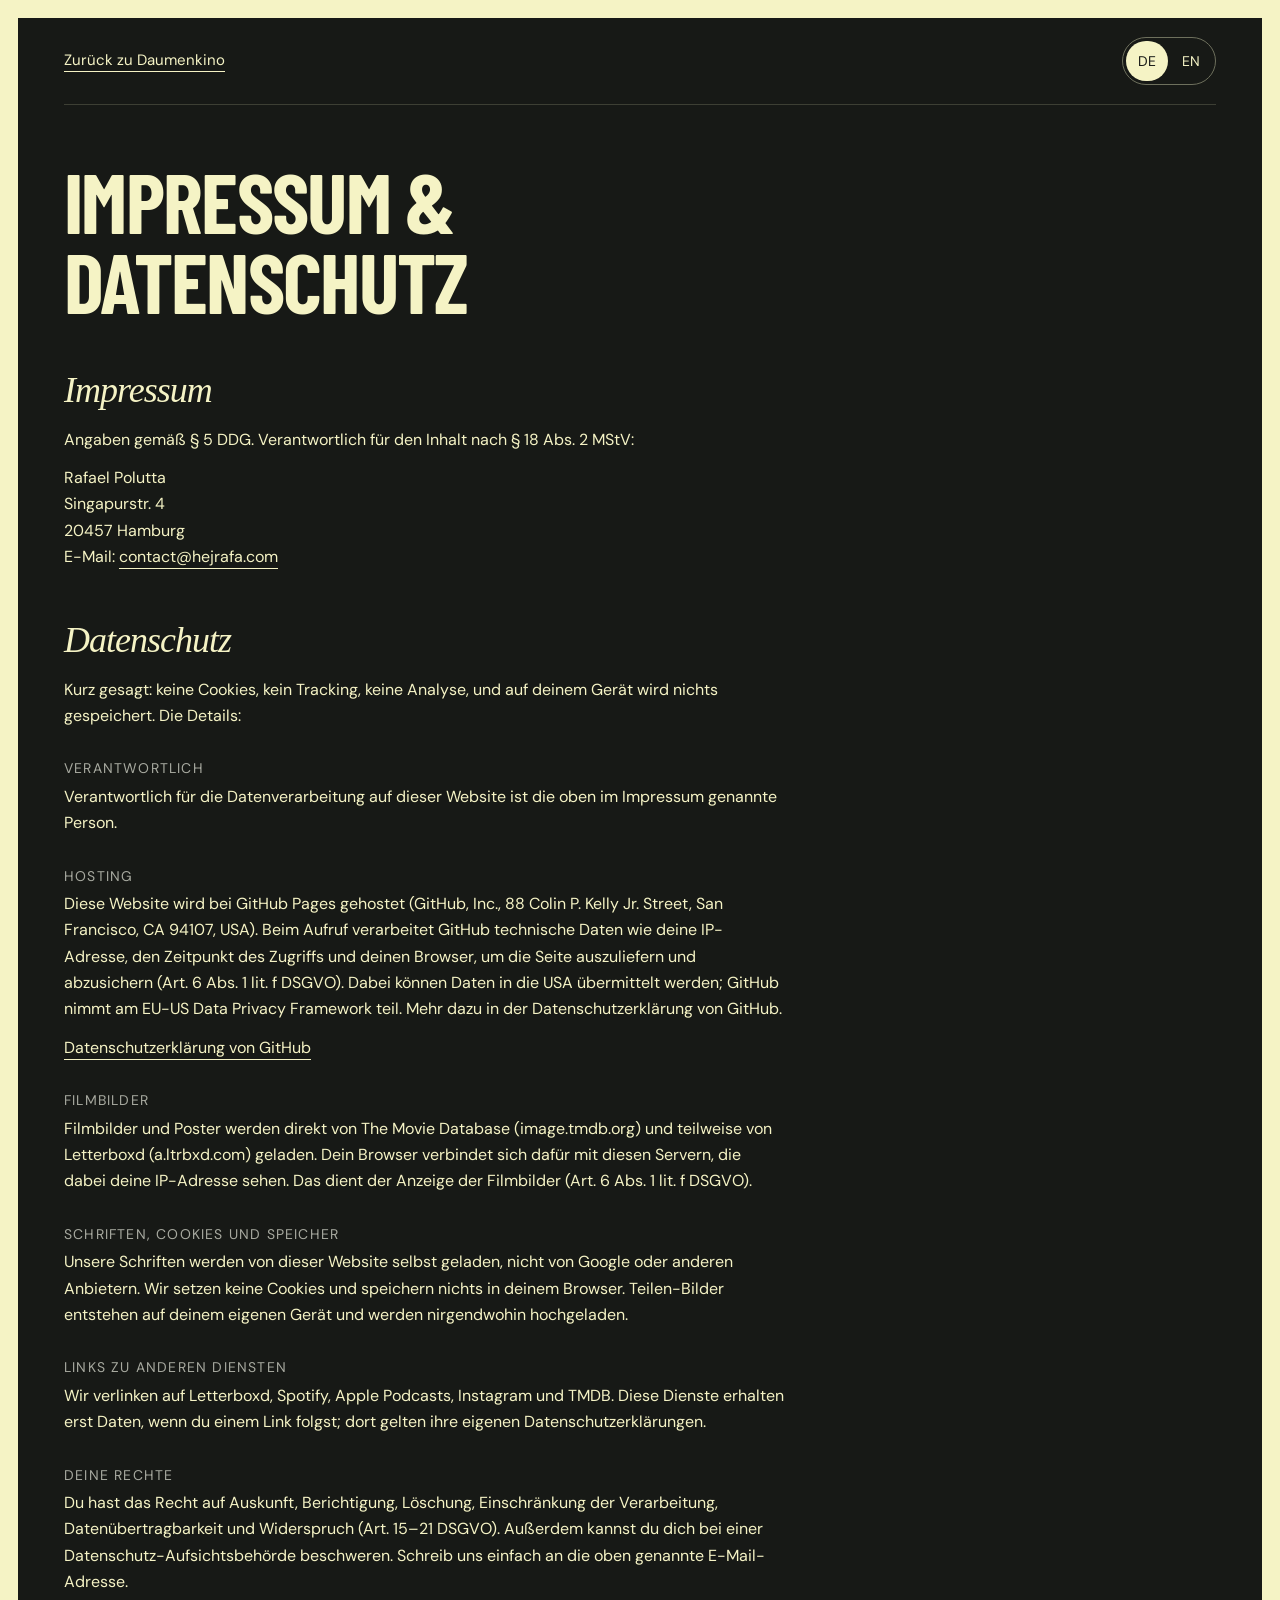
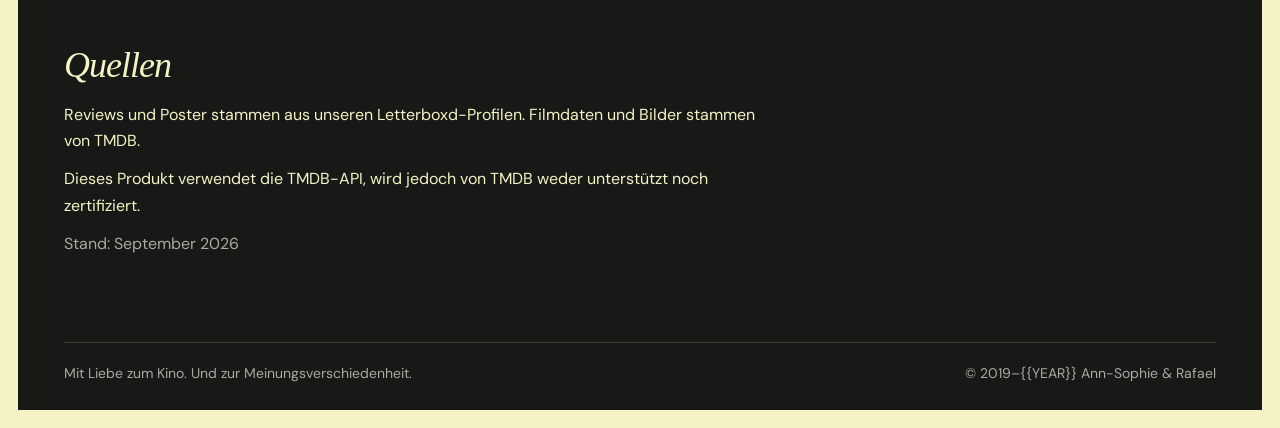
<file: legal.html>
<!doctype html>
<html lang="de">
<head>
  <meta charset="UTF-8"><meta name="viewport" content="width=device-width, initial-scale=1">
  <meta name="theme-color" content="#171916">
  <meta name="robots" content="noindex,follow">
  <title data-en="Legal notice &amp; privacy — Daumenkino">Impressum &amp; Datenschutz — Daumenkino</title>
  <link rel="icon" href="./assets/favicon.svg" type="image/svg+xml"><link rel="apple-touch-icon" href="./assets/apple-touch-icon.png">
  <link rel="stylesheet" href="./styles.css">
</head>
<body>
<div class="site-shell legal-page">
  <header class="topbar"><nav aria-label="Hauptnavigation" data-en-aria-label="Main navigation"><a class="text-link" href="./" data-en="Back to Daumenkino">Zurück zu Daumenkino</a></nav><div class="header-actions"><div class="language-toggle" role="group" aria-label="Sprache wählen" data-en-aria-label="Choose language"><a href="./impressum.html" data-language="de" data-page="impressum.html" lang="de" hreflang="de" aria-label="Deutsch" aria-current="page">DE</a><a href="./en/impressum.html" data-language="en" data-page="impressum.html" lang="en" hreflang="en" aria-label="English">EN</a></div></div></header>
  <main id="main" class="legal">
    <h1 data-en="Legal notice &amp; privacy">Impressum &amp; Datenschutz</h1>

    <section aria-labelledby="impressum">
      <h2 id="impressum" data-en="Legal notice">Impressum</h2>
      <p data-en="Information according to § 5 DDG and § 18 (2) MStV. Responsible for the content:">Angaben gemäß § 5 DDG. Verantwortlich für den Inhalt nach § 18 Abs. 2 MStV:</p>
      <address>Rafael Polutta<br>Singapurstr. 4<br>20457 Hamburg<br><span data-en="Email:">E-Mail:</span> <a class="text-link" href="mailto:contact@hejrafa.com">contact@hejrafa.com</a></address>
    </section>

    <section aria-labelledby="datenschutz">
      <h2 id="datenschutz" data-en="Privacy">Datenschutz</h2>
      <p data-en="Short version: no cookies, no tracking, no analytics, and nothing is stored on your device. The details:">Kurz gesagt: keine Cookies, kein Tracking, keine Analyse, und auf deinem Gerät wird nichts gespeichert. Die Details:</p>

      <h3 data-en="Who is responsible">Verantwortlich</h3>
      <p data-en="The person named in the legal notice above is responsible for data processing on this website.">Verantwortlich für die Datenverarbeitung auf dieser Website ist die oben im Impressum genannte Person.</p>

      <h3 data-en="Hosting">Hosting</h3>
      <p data-en="This website is hosted by GitHub Pages (GitHub, Inc., 88 Colin P. Kelly Jr. Street, San Francisco, CA 94107, USA). When you visit, GitHub processes technical data such as your IP address, the time of access and your browser, in order to deliver the site and keep it secure (Art. 6 (1) (f) GDPR). Data may be transferred to the USA; GitHub participates in the EU-US Data Privacy Framework. More in GitHub’s privacy statement.">Diese Website wird bei GitHub Pages gehostet (GitHub, Inc., 88 Colin P. Kelly Jr. Street, San Francisco, CA 94107, USA). Beim Aufruf verarbeitet GitHub technische Daten wie deine IP-Adresse, den Zeitpunkt des Zugriffs und deinen Browser, um die Seite auszuliefern und abzusichern (Art. 6 Abs. 1 lit. f DSGVO). Dabei können Daten in die USA übermittelt werden; GitHub nimmt am EU-US Data Privacy Framework teil. Mehr dazu in der Datenschutzerklärung von GitHub.</p>
      <p><a class="text-link" href="https://docs.github.com/site-policy/privacy-policies/github-general-privacy-statement" data-en="GitHub privacy statement">Datenschutzerklärung von GitHub</a></p>

      <h3 data-en="Film images">Filmbilder</h3>
      <p data-en="Film stills and posters are loaded directly from The Movie Database (image.tmdb.org) and, in some cases, from Letterboxd (a.ltrbxd.com). Your browser connects to these servers, which therefore see your IP address. We use this to show film images (Art. 6 (1) (f) GDPR).">Filmbilder und Poster werden direkt von The Movie Database (image.tmdb.org) und teilweise von Letterboxd (a.ltrbxd.com) geladen. Dein Browser verbindet sich dafür mit diesen Servern, die dabei deine IP-Adresse sehen. Das dient der Anzeige der Filmbilder (Art. 6 Abs. 1 lit. f DSGVO).</p>

      <h3 data-en="Fonts, cookies and storage">Schriften, Cookies und Speicher</h3>
      <p data-en="Our fonts are served from this website itself, not from Google or other providers. We set no cookies and store nothing in your browser. Share images are created on your own device and are not uploaded anywhere.">Unsere Schriften werden von dieser Website selbst geladen, nicht von Google oder anderen Anbietern. Wir setzen keine Cookies und speichern nichts in deinem Browser. Teilen-Bilder entstehen auf deinem eigenen Gerät und werden nirgendwohin hochgeladen.</p>

      <h3 data-en="Links to other services">Links zu anderen Diensten</h3>
      <p data-en="We link to Letterboxd, Spotify, Apple Podcasts, Instagram and TMDB. Those services only receive data once you follow a link; their own privacy policies apply there.">Wir verlinken auf Letterboxd, Spotify, Apple Podcasts, Instagram und TMDB. Diese Dienste erhalten erst Daten, wenn du einem Link folgst; dort gelten ihre eigenen Datenschutzerklärungen.</p>

      <h3 data-en="Your rights">Deine Rechte</h3>
      <p data-en="You have the right to access, rectification, erasure, restriction of processing, data portability and to object to processing (Art. 15–21 GDPR). You can also complain to a data protection supervisory authority. Just write to the email address above.">Du hast das Recht auf Auskunft, Berichtigung, Löschung, Einschränkung der Verarbeitung, Datenübertragbarkeit und Widerspruch (Art. 15–21 DSGVO). Außerdem kannst du dich bei einer Datenschutz-Aufsichtsbehörde beschweren. Schreib uns einfach an die oben genannte E-Mail-Adresse.</p>
    </section>

    <section aria-labelledby="credits">
      <h2 id="credits" data-en="Credits">Quellen</h2>
      <p data-en="Reviews and posters come from our Letterboxd profiles. Film data and images come from TMDB.">Reviews und Poster stammen aus unseren Letterboxd-Profilen. Filmdaten und Bilder stammen von TMDB.</p>
      <p data-en="This product uses the TMDB API but is not endorsed or certified by TMDB.">Dieses Produkt verwendet die TMDB-API, wird jedoch von TMDB weder unterstützt noch zertifiziert.</p>
      <p class="legal-updated" data-en="Last updated: September 2026">Stand: September 2026</p>
    </section>
  </main>
  <footer><div class="credits"><span data-en="For the love of cinema. And a good disagreement.">Mit Liebe zum Kino. Und zur Meinungsverschiedenheit.</span><span>© 2019–{{YEAR}} Ann-Sophie & Rafael</span></div></footer>
</div>
</body>
</html>
</file>
<file: styles.css>
@font-face{font-family:Barlow;src:url('./assets/fonts/barlow-bold.woff2') format('woff2');font-weight:700;font-display:swap}@font-face{font-family:DM;src:url('./assets/fonts/dm-sans.woff2') format('woff2');font-weight:400;font-display:swap}
:root{--ink:#171916;--paper:#f5f3c5;--yellow:#f5f1a2;--muted:#a8aaa0;--line:#3d3f34;--display:Barlow,Impact,'Arial Narrow',sans-serif;--body:DM,Arial,sans-serif;color-scheme:dark}*{box-sizing:border-box}html{scroll-behavior:smooth;scroll-padding-top:24px}body{margin:0;background:var(--paper);color:var(--paper);font-family:var(--body);font-size:16px}a{color:inherit;text-decoration:none}button{font:inherit}button,a{-webkit-tap-highlight-color:transparent}a:focus-visible,button:focus-visible{outline:3px solid var(--yellow);outline-offset:5px}button{cursor:pointer}button:disabled{cursor:default}a:hover{text-decoration:none}button:hover,a:hover{transition:color .2s,background .2s}::selection{background:var(--yellow);color:var(--ink)}.site-shell{background:var(--ink);margin:18px;padding:0 46px;overflow:hidden}.topbar{height:87px;display:flex;align-items:center;justify-content:space-between;border-bottom:1px solid var(--line)}nav{display:flex;gap:38px}nav a{font-size:15px}nav a:hover{color:#fff}.masthead{padding-top:31px}.edition{display:flex;justify-content:space-between;font-size:14px;letter-spacing:1.3px;text-transform:uppercase}.wordmark{position:relative;margin-top:24px;padding-top:18px}.wordmark h1,.wordmark-echo{font-family:var(--display);font-size:clamp(78px,18.3vw,270px);font-weight:700;line-height:.81;letter-spacing:-.032em;margin:0;white-space:nowrap}.wordmark h1{position:relative;background:var(--ink);padding-bottom:9px}.wordmark-echo{position:absolute;top:-12px;left:0;transform:scaleY(.7);transform-origin:top;opacity:.55;clip-path:inset(0 0 50% 0);letter-spacing:-.032em}.wordmark-star{font-family:Arial,sans-serif;font-size:.36em;vertical-align:top;display:inline-block;margin-left:.08em;margin-top:.02em;font-weight:400}.intro-line{display:flex;align-items:center;gap:30px;padding:32px 0 49px}.intro-line>p:first-child{font-size:24px;letter-spacing:-.8px;flex:1}.intro-line em{font-family:Georgia,serif;font-weight:400}.intro-line p{margin:0}.section-bar{border-top:1px solid var(--line);padding:23px 0;display:flex;justify-content:space-between;align-items:center;gap:20px}.section-bar h2{font-size:14px;font-weight:400;letter-spacing:1.2px;margin:0;text-transform:uppercase}.count{display:inline-block;border:1px solid #686a58;border-radius:20px;font-size:14px;padding:3px 7px;margin-left:9px;letter-spacing:0}.filters{display:flex;gap:6px}.filters button{border:1px solid #6e705d;color:var(--paper);background:transparent;border-radius:22px;padding:8px 17px;font-size:14px;min-height:36px}.filters button[aria-pressed=true],.filters button:hover{background:var(--paper);color:var(--ink);border-color:var(--paper)}.review-grid{display:grid;grid-template-columns:1fr 1fr;gap:22px}.review-card{isolation:isolate;position:relative;min-height:430px;border-radius:10px;overflow:hidden;background:#30352a;display:flex;flex-direction:column;justify-content:space-between;padding:27px 28px}.review-card[hidden]{display:none}.review-card.feature{grid-column:1/-1;min-height:580px;padding:32px 38px}.film-still{position:absolute;inset:0;width:100%;height:100%;object-fit:cover;z-index:-3;transition:transform .7s ease}.card-shade{position:absolute;inset:0;background:linear-gradient(180deg,rgba(9,15,12,.58),rgba(8,12,9,.52) 38%,rgba(6,10,8,.83));z-index:-2}.card-top{display:flex;justify-content:space-between;align-items:center;gap:20px;font-size:14px;letter-spacing:1px;text-transform:uppercase}.rating{font-size:19px;white-space:nowrap;letter-spacing:1.2px}.quote{font-family:var(--display);text-transform:uppercase;font-size:clamp(32px,3.8vw,60px);line-height:.99;text-align:center;max-width:94%;margin:45px auto;color:var(--yellow);text-wrap:balance;letter-spacing:-.025em;text-shadow:0 2px 25px #0003}.feature .quote{font-size:clamp(44px,6.5vw,100px);max-width:850px;margin:66px auto}.quote.long-quote{font-size:clamp(28px,3.1vw,45px)}.feature .quote.long-quote{font-size:clamp(40px,5.3vw,76px)}.card-bottom{display:flex;justify-content:space-between;align-items:end;gap:16px}.film-year{font-size:14px;letter-spacing:1px}.film-year>span{opacity:.7;letter-spacing:.4px}h3{margin:6px 0 0;font-family:var(--display);text-transform:uppercase;font-size:30px;line-height:1.03;letter-spacing:.2px}.feature h3{font-size:42px}.review-link{border:1px solid #edecc570;border-radius:50%;width:38px;height:38px;flex:0 0 38px;display:flex;justify-content:center;align-items:center;font-size:22px}.review-link span{display:none}.feature .review-link{width:auto;flex-basis:auto;border-radius:24px;padding:10px 17px;font-size:19px;gap:22px;height:42px}.feature .review-link span{display:inline;font-size:14px}.review-link:hover{background:var(--paper);color:var(--ink)}.more-row{display:flex;align-items:center;justify-content:center;padding:28px 0 62px}#load-more{background:none;border:1px solid #777963;color:var(--paper);padding:12px 20px;border-radius:30px;font-size:15px}#load-more span{margin-left:20px;font-size:18px}#load-more:hover{background:var(--paper);color:var(--ink)}#load-more[hidden]{display:none}.podcast-section{background:var(--yellow);color:var(--ink);padding:40px;border-radius:9px;margin-bottom:65px}.podcast-content{display:grid;grid-template-columns:minmax(150px,210px) 1.2fr 1fr;align-items:center;gap:56px}.podcast-cover{display:block;width:100%;height:auto;aspect-ratio:1;border-radius:6px;box-shadow:0 10px 30px #17191633}.podcast-content h2{text-transform:uppercase;font-family:var(--display);font-size:clamp(44px,5.3vw,76px);line-height:.95;letter-spacing:-.02em;margin:0}.podcast-content h2 em{font-family:Georgia,serif;font-size:.76em;font-weight:400;text-transform:none;line-height:1.25}.podcast-description{font-size:18px;line-height:1.55;margin:0 0 24px;max-width:420px}.pill-link{display:inline-flex;gap:32px;align-items:center;border-radius:25px;background:var(--ink);color:var(--paper);padding:13px 22px;font-size:15px}.pill-link span{font-size:19px}.pill-link:hover{background:#353b2e}.podcast-section a:focus-visible{outline-color:var(--ink)}.footer-heading{display:flex;justify-content:space-between;align-items:end;margin-bottom:32px}.eyebrow{display:block;margin-bottom:10px;font-family:var(--body);font-style:normal;font-size:14px;letter-spacing:1.2px;text-transform:uppercase}.footer-heading h2{font-family:Georgia,serif;font-weight:400;font-style:italic;font-size:47px;letter-spacing:-1.6px;margin:0}.watchlists{display:grid;grid-template-columns:1fr 1fr;gap:55px}.watchlist-heading{display:flex;align-items:center;justify-content:space-between;border-top:1px solid var(--line);padding:20px 0}.watchlist-heading h3{font-family:var(--body);text-transform:none;font-size:16px;font-weight:400;margin:0}.watchlist-heading a{font-size:14px;color:var(--muted)}.posters{display:grid;grid-template-columns:repeat(4,minmax(0,1fr));gap:12px}.poster-wrap{position:relative;aspect-ratio:2/3;overflow:hidden;border-radius:5px;background:#34382b;transition:transform .35s cubic-bezier(.2,.8,.2,1),box-shadow .35s}.poster-wrap img{position:absolute;inset:0;width:100%;height:100%;object-fit:cover}.poster-fallback{position:absolute;inset:0;display:grid;place-items:center;padding:10px;text-align:center;font-family:var(--display);text-transform:uppercase;font-size:clamp(13px,1.4vw,18px);line-height:1.05;color:var(--yellow);overflow-wrap:anywhere}.watched-film{display:block}.watched-film:hover .poster-wrap,.watched-film:focus-visible .poster-wrap{transform:scale(1.06);box-shadow:0 14px 30px #0008}.footer-bottom{margin-top:55px;border-top:1px solid var(--line);border-bottom:1px solid var(--line);padding:30px 0;display:flex;justify-content:space-between;align-items:center;gap:24px}.footer-wordmark{display:block;font-family:var(--display);font-size:43px;font-weight:700;letter-spacing:-1px;line-height:1}.footer-links{display:flex;align-items:center;gap:24px;font-size:14px}.footer-links>span{font-size:14px;color:var(--muted)}.credits{display:flex;justify-content:space-between;gap:20px;font-size:14px;color:var(--muted);padding:21px 0 28px}.sr-only{position:absolute;width:1px;height:1px;overflow:hidden;clip-path:inset(50%);white-space:nowrap}.skip-link{position:absolute;left:25px;top:-100px;z-index:10;background:var(--paper);color:var(--ink);padding:12px}.skip-link:focus{top:22px}
@media(min-width:1600px){.site-shell{max-width:1570px;margin:22px auto;padding:0 60px}.wordmark h1,.wordmark-echo{font-size:290px}.review-card.feature{min-height:690px}.review-card{min-height:500px}}
@media(max-width:1000px){.site-shell{padding:0 28px;margin:12px}.wordmark h1,.wordmark-echo{font-size:18.1vw}.review-card{min-height:390px;padding:23px}.review-card.feature{min-height:510px}.podcast-content{gap:35px;grid-template-columns:minmax(120px,160px) 1fr}.podcast-copy{grid-column:1/-1}.watchlists{gap:30px}.footer-links{gap:14px;flex-wrap:wrap;justify-content:flex-end}.footer-links>span{width:100%;text-align:right}.intro-line>p:first-child{font-size:22px}}
@media(max-width:650px){.site-shell{margin:8px;padding:0 18px}.topbar{height:70px}nav{gap:19px}nav a{font-size:14px}.masthead{padding-top:23px}.edition{font-size:11px;letter-spacing:.5px}.edition span:last-child{max-width:105px;text-align:right}.wordmark{margin-top:26px;padding-top:10px}.wordmark h1,.wordmark-echo{font-size:18vw}.wordmark-echo{top:-4px}.intro-line{padding:24px 0 30px;gap:10px;flex-wrap:wrap}.intro-line>p:first-child{font-size:21px;flex-basis:calc(100% - 55px)}.section-bar{align-items:flex-start;flex-direction:column;padding:20px 0;gap:16px}.section-bar h2{font-size:14px}.filters{width:100%;gap:8px}.filters button{flex:1;font-size:14px;padding:9px 10px;min-height:40px}.review-grid{grid-template-columns:1fr;gap:16px}.review-card,.review-card.feature{min-height:440px;padding:24px 20px;grid-column:auto}.review-card.feature .quote,.quote,.quote.long-quote{font-size:42px;max-width:100%;margin:45px auto}.feature .quote.long-quote{font-size:36px}.review-card .quote.long-quote{font-size:33px}.feature h3,h3{font-size:30px}.card-top{font-size:14px;gap:8px}.rating{font-size:16px}.feature .review-link{border-radius:50%;width:38px;flex-basis:38px;padding:0;height:38px}.feature .review-link span{display:none}.more-row{padding:24px 0 40px;gap:10px}#load-more{font-size:14px;padding:10px 15px}.podcast-section{padding:26px 24px 30px;margin-bottom:44px}.podcast-content{grid-template-columns:1fr;gap:25px}.podcast-cover{width:140px}.podcast-content h2{font-size:49px}.podcast-description{font-size:17px}.footer-heading{display:block;margin-bottom:25px}.footer-heading h2{font-size:41px}.eyebrow{font-size:14px}.watchlists{grid-template-columns:1fr;gap:20px}.posters{gap:10px}.footer-bottom{margin-top:30px;display:block;padding:24px 0}.footer-wordmark{font-size:42px}.footer-links{justify-content:flex-start;gap:22px;margin-top:22px}.footer-links>span{text-align:left}.credits{display:block;font-size:14px;line-height:1.7;padding-top:18px}.credits span{display:block;margin-bottom:7px}}
@media(prefers-reduced-motion:reduce){html{scroll-behavior:auto}*,*::before,*::after{transition:none!important;animation:none!important}}
/* The navigation and language selector share the masthead without a secondary logo. */
.header-actions{display:flex;align-items:center;gap:30px}.language-toggle[hidden]{display:none}#load-more>span[data-en]{margin-left:0;font-size:inherit}.pill-link>span[data-en]{font-size:inherit}
@media(max-width:650px){.header-actions{gap:13px}.topbar nav{gap:15px}.credits>span{display:block}.credits span span{display:inline}}
@media(max-width:360px){.topbar nav{gap:10px}.topbar nav a{font-size:14px}.header-actions{gap:8px}}

[hidden]{display:none!important}.review-link .link-arrow,.feature .review-link .link-arrow{display:inline;font-size:22px}.pill-link>span[data-en]{font-size:inherit}.card-top h3:focus-visible{outline:2px solid var(--yellow);outline-offset:5px}.topbar{gap:16px}.topbar nav{flex-wrap:wrap}.filters button{min-height:44px}.review-link{min-width:44px;min-height:44px}.edition{gap:16px}.edition span{min-width:0}.credits span span{display:inline}main:focus,.reviews-section:focus{outline:none}
.language-toggle{position:relative;display:flex;border:1px solid #6e705d;border-radius:24px;padding:3px;gap:2px}.language-toggle::before{content:"";position:absolute;top:3px;left:3px;width:42px;height:40px;border-radius:20px;background:var(--paper);transition:transform .35s cubic-bezier(.3,.7,.2,1)}.language-toggle:has([data-language=en][aria-current=page])::before{transform:translateX(44px)}.language-toggle a{position:relative;display:grid;place-items:center;width:42px;height:40px;border-radius:20px;color:var(--paper);font-size:14px;transition:color .35s}.language-toggle a:hover{color:#fff}.language-toggle a[aria-current=page]{color:var(--ink)}
/* Pull the wordmark left by the D's side bearing so its ink lines up with the text above and below. */
.wordmark h1,.wordmark-echo{margin-left:-.044em}
/* Intro: the wordmark flips in letter by letter, then the rest of the page settles in. */
@keyframes rise{from{opacity:0;transform:translateY(.3em)}}@keyframes fade-up{from{opacity:0;transform:translateY(18px)}}@keyframes fade{from{opacity:0}}@keyframes unroll{from{opacity:0;clip-path:inset(0 0 100% 0)}}@keyframes spin-in{from{opacity:0;transform:rotate(-180deg) scale(.3)}}
.wordmark-letters span::before{content:attr(data-letter)}.wordmark-letters span{display:inline-block;animation:rise .7s cubic-bezier(.2,.8,.2,1) both;animation-delay:calc(.15s + var(--i) * .06s)}
.wordmark-star{transform-box:fill-box;transform-origin:center;animation:spin-in .9s cubic-bezier(.2,.8,.2,1) .7s both}
.wordmark-echo{animation:unroll .9s ease-out .85s both}
.topbar,.edition{animation:fade .8s ease-out both}.edition{animation-delay:.1s}
.intro-line{animation:fade-up .8s cubic-bezier(.2,.8,.2,1) .45s both}.section-bar{animation:fade-up .8s cubic-bezier(.2,.8,.2,1) .55s both}.review-grid{animation:fade-up .8s cubic-bezier(.2,.8,.2,1) .65s both}
/* Further down, sections fade up as they scroll into view (class added by app.js). */
.reveal{opacity:0;transform:translateY(24px);transition:opacity .8s ease-out,transform .8s cubic-bezier(.2,.8,.2,1)}.reveal.is-visible{opacity:1;transform:none}
.footer-star{width:.46em;height:.46em;vertical-align:top;margin:.04em 0 0 .08em}
/* Text links: a classic underline that draws away on hover and returns on leave. */
.text-link{background:linear-gradient(currentColor,currentColor) no-repeat right bottom/100% 1px;padding-bottom:2px;transition:background-size .35s cubic-bezier(.2,.8,.2,1)}a.text-link:hover,a:hover>.text-link,a.text-link:focus-visible,a:focus-visible>.text-link{background-size:0 1px}
.arrow{display:inline-block;font-size:.85em;transition:transform .35s cubic-bezier(.2,.8,.2,1)}a:hover>.arrow{transform:translate(2px,-2px)}
.footnote{display:flex;align-items:baseline;gap:4px;margin:4px 0 0;font-size:14px;line-height:1.4;color:var(--muted)}
/* Hanging quotation marks: each mark's width is cancelled so the words alone are centered. */
.quote-mark:first-child{margin-left:-.327em}.quote-mark:last-child{margin-right:-.327em}
/* Standalone small links get a comfortable tap area without changing the layout. */
.footer-links a,.watchlist-heading a{padding:6px 0}
/* Listening options: one pill per app, RSS as a quiet fallback. */
.listen-links{display:flex;flex-wrap:wrap;gap:10px}.listen-links .pill-link{gap:10px;padding:12px 20px 12px 16px}.listen-links .pill-link span{font-size:15px}.brand-icon{width:20px;height:20px;fill:currentColor;flex:none}.rss-note{margin:16px 0 0;font-size:14px}
/* The intro plays on arrival; reloads and moving between our own pages skip it (nothing is stored). */
.no-intro *,.no-intro *::before{animation:none!important}
/* Share-as-image button beside the Letterboxd link (shown by share.js). */
.card-actions{display:flex;align-items:center;gap:10px}.share-card{display:grid;place-items:center;width:44px;height:44px;flex:none;border:1px solid #edecc570;border-radius:50%;background:transparent;color:var(--paper);padding:0}.share-card svg{width:19px;height:19px}.share-card:hover{background:var(--paper);color:var(--ink)}.share-card[aria-busy=true]{opacity:.6;cursor:progress}
/* Legal page: a calm reading column in the site's type. */
.legal{max-width:720px;padding:56px 0 72px}.legal h1{font-family:var(--display);text-transform:uppercase;font-size:clamp(44px,7vw,84px);line-height:.95;letter-spacing:-.02em;margin:0 0 48px}.legal h2{font-family:Georgia,serif;font-style:italic;font-weight:400;font-size:36px;letter-spacing:-1px;margin:48px 0 16px}.legal h3{font-family:var(--body);font-size:14px;font-weight:400;letter-spacing:1.2px;text-transform:uppercase;color:var(--muted);margin:32px 0 8px}.legal p,.legal address{font-size:16px;line-height:1.65;font-style:normal;margin:0 0 12px}.legal-updated{color:var(--muted)}.legal-page footer .credits{border-top:1px solid var(--line)}
@media(max-width:360px){.filters button{padding-inline:6px}}
/* Rafael's Top 20: one ranked poster wall per year, #1 as a wide still like the featured review. */
.rank-badge{display:flex;width:fit-content;margin-bottom:12px;border:1px solid #edecc570;border-radius:20px;padding:6px 12px;font-size:13px;letter-spacing:1px;text-transform:uppercase;color:var(--yellow);background:#1719164d}.rank-badge:hover{background:var(--paper);color:var(--ink);border-color:var(--paper)}
.top20-list{list-style:none;margin:0;padding:0;display:flex;flex-wrap:wrap;gap:34px 16px}.top20-film{flex:0 0 calc((100% - 64px)/5);min-width:0}.top20-runner{flex-basis:calc((100% - 48px)/4)}
.top20-meta{display:flex;gap:12px;align-items:flex-start;margin-top:14px}.top20-rank{font-family:var(--display);font-size:46px;line-height:.8;letter-spacing:-.02em;color:var(--yellow);font-variant-numeric:tabular-nums}.top20-runner .top20-rank{font-size:68px}
.top20-meta h3{font-size:18px;line-height:1.05;margin:0 0 6px;overflow-wrap:break-word}.top20-runner .top20-meta h3{font-size:22px}.top20-meta p{margin:0;font-size:13px;line-height:1.5;color:var(--muted)}.top20-meta .film-year,.top20-meta .rating{font-size:13px;letter-spacing:.6px}
.top20-first{flex-basis:100%;position:relative;isolation:isolate;min-height:580px;border-radius:10px;overflow:hidden;background:#30352a;display:flex;flex-direction:column;justify-content:flex-end;padding:32px 38px}.top20-first .top20-rank{position:absolute;top:24px;left:30px;font-size:clamp(170px,24vw,330px);line-height:.8;text-shadow:0 2px 25px #0003}.top20-first .film-year .rating{font-size:16px}
.top20-hero{padding:60px 0 40px}.top20-hero .eyebrow{margin:0 0 18px}.top20-hero h1{font-family:var(--display);text-transform:uppercase;font-size:clamp(64px,12.5vw,200px);line-height:.84;letter-spacing:-.032em;margin:0 0 30px -.044em}.top20-intro{font-size:22px;letter-spacing:-.6px;line-height:1.4;max-width:740px;margin:0}
.year-nav{display:flex;flex-wrap:wrap;gap:6px;border-top:1px solid var(--line);padding:23px 0}.year-nav a{display:grid;place-items:center;min-height:44px;padding:0 16px;border:1px solid #6e705d;border-radius:22px;font-size:14px}.year-nav a[aria-current],.year-nav a:hover{background:var(--paper);color:var(--ink);border-color:var(--paper)}
.top20-year{padding-bottom:72px}.top20-year-heading{display:flex;justify-content:space-between;align-items:end;gap:20px;border-top:1px solid var(--line);padding:28px 0 30px}.top20-year-heading h2{font-family:var(--display);font-size:clamp(72px,10vw,140px);line-height:.82;letter-spacing:-.03em;margin:0}.top20-year-heading h2:focus{outline:none}
.top20-teaser{margin-bottom:65px}.top20-teaser .top20-runner{flex-basis:calc((100% - 64px)/5)}.top20-teaser .top20-rank{font-size:56px}.top20-all{font-size:14px;padding:6px 0;white-space:nowrap}.top20-all:hover>.arrow{transform:translateX(3px)}
@media(max-width:1000px){.top20-meta{gap:9px}.top20-rank{font-size:36px}.top20-runner .top20-rank,.top20-teaser .top20-rank{font-size:52px}.top20-meta h3{font-size:16px}.top20-runner .top20-meta h3{font-size:19px}.top20-first{min-height:480px;padding:26px 28px}}
@media(max-width:650px){.top20-list{gap:26px 12px}.top20-film{flex-basis:calc((100% - 24px)/3)}.top20-runner{flex-basis:calc((100% - 12px)/2)}.top20-list .top20-first{flex-basis:100%}.top20-meta{flex-direction:column;gap:6px}.top20-rank{font-size:34px}.top20-runner .top20-rank{font-size:48px}.top20-meta h3,.top20-runner .top20-meta h3{font-size:16px}.top20-first{min-height:440px;padding:24px 20px}.top20-first .top20-rank{top:18px;left:18px;font-size:150px}
.top20-hero{padding:36px 0 28px}.top20-hero h1{font-size:18vw;margin-bottom:22px}.top20-intro{font-size:19px}.year-nav{padding:20px 0;gap:8px}.year-nav a{padding:0 13px}.top20-year{padding-bottom:48px}.top20-year-heading{flex-direction:column;align-items:flex-start;gap:14px;padding:22px 0 24px}.top20-year-heading h2{font-size:72px}
.top20-teaser{margin-bottom:44px}.top20-teaser .top20-list{gap:8px}.top20-teaser .top20-runner{flex-basis:calc((100% - 32px)/5)}.top20-teaser .top20-meta>div{display:none}.top20-teaser .top20-rank{font-size:30px}.top20-all{display:inline-block;margin-top:16px}}
/* A year's actions: share the list as a story image (shown by share.js) and open it on Letterboxd. */
.top20-year-actions{display:flex;align-items:center;flex-wrap:wrap;gap:8px}.top20-pill{display:inline-flex;align-items:center;gap:9px;min-height:44px;padding:0 17px;border:1px solid #6e705d;border-radius:22px;background:transparent;color:var(--paper);font-size:14px;white-space:nowrap}.top20-pill:hover{background:var(--paper);color:var(--ink);border-color:var(--paper)}.top20-story{padding-left:14px}.top20-story svg{width:18px;height:18px;flex:none}.top20-story[aria-busy=true]{opacity:.6;cursor:progress}
@media(max-width:650px){.pill-extra{display:none}}
/* How many films each list was chosen from. */
.top20-watched{margin:16px 0 0;font-size:16px;line-height:1.45;color:var(--muted)}
/* The masthead asterisk spins a full turn each time the pointer reaches it (turns counted by app.js). */
.wordmark-star path{transform-box:fill-box;transform-origin:center;transform:rotate(calc(var(--turns,0) * 360deg));transition:transform 1s cubic-bezier(.2,.8,.2,1)}
</file>
